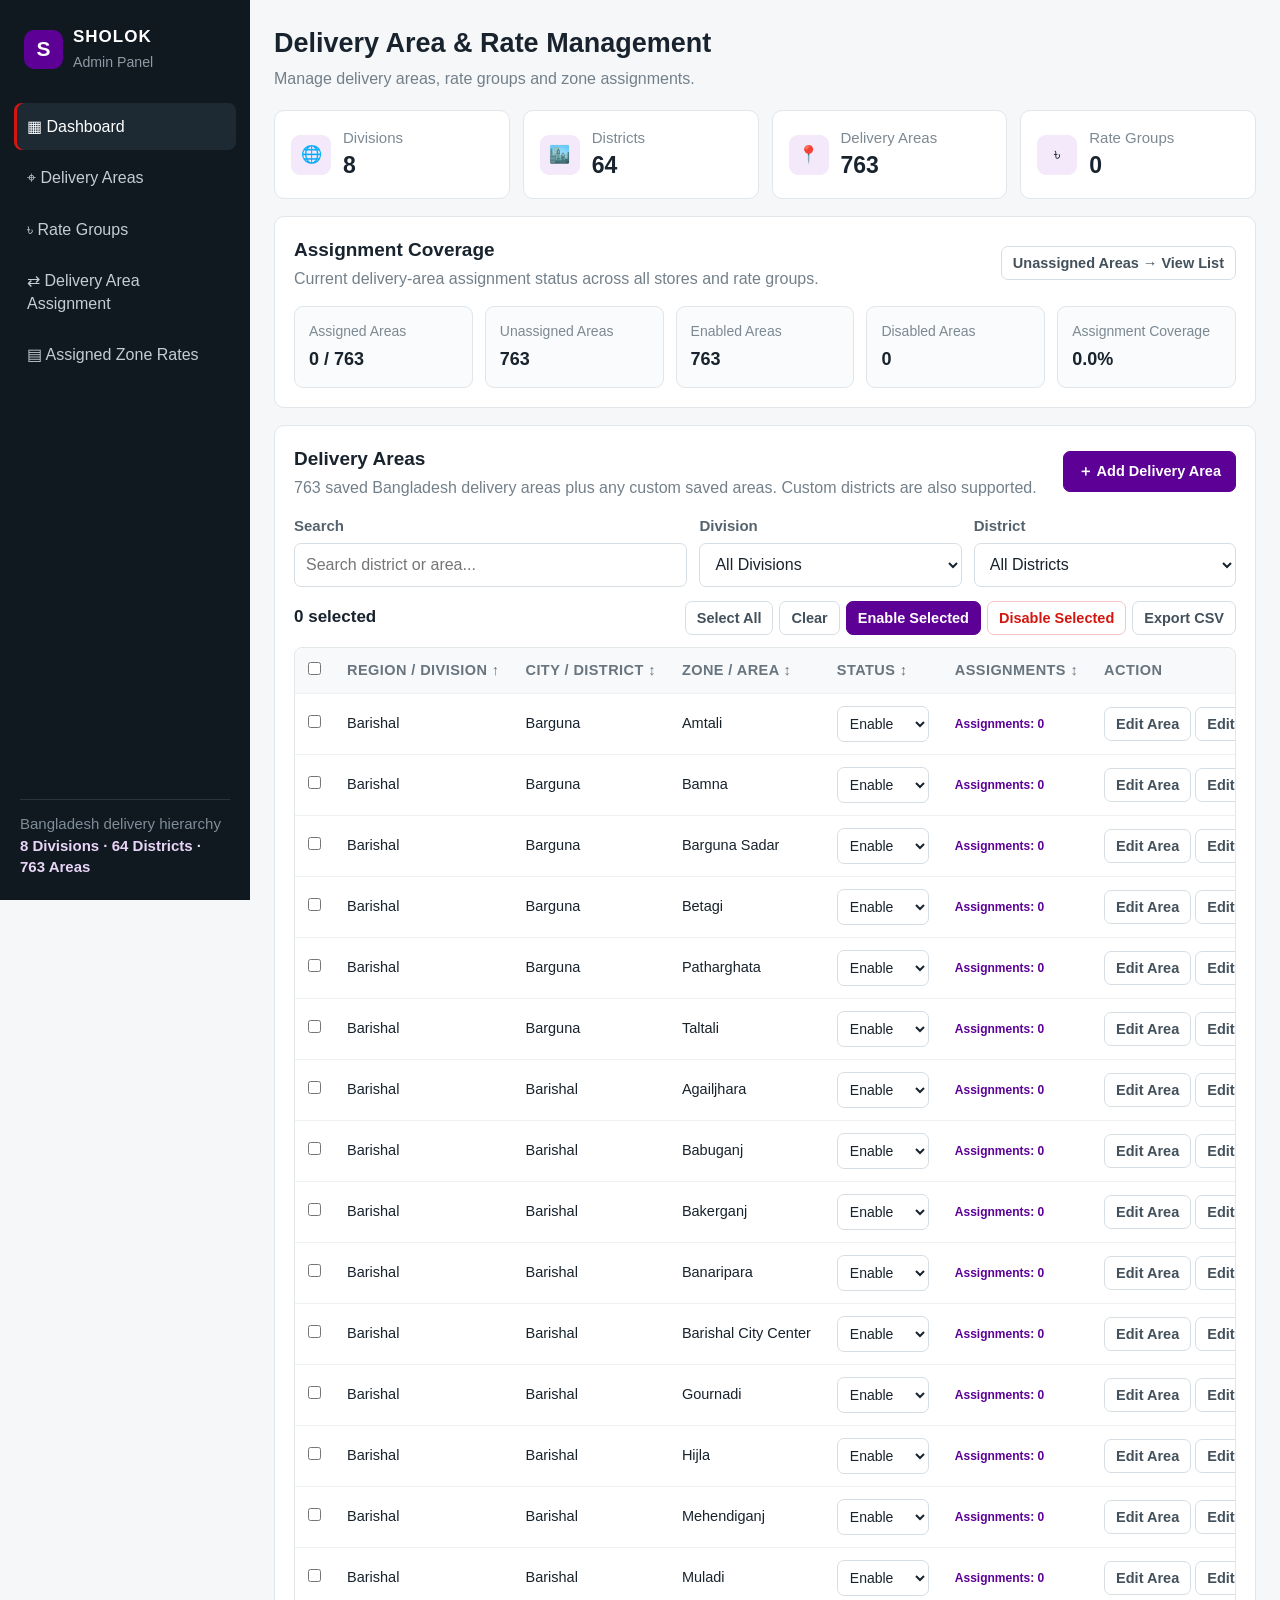
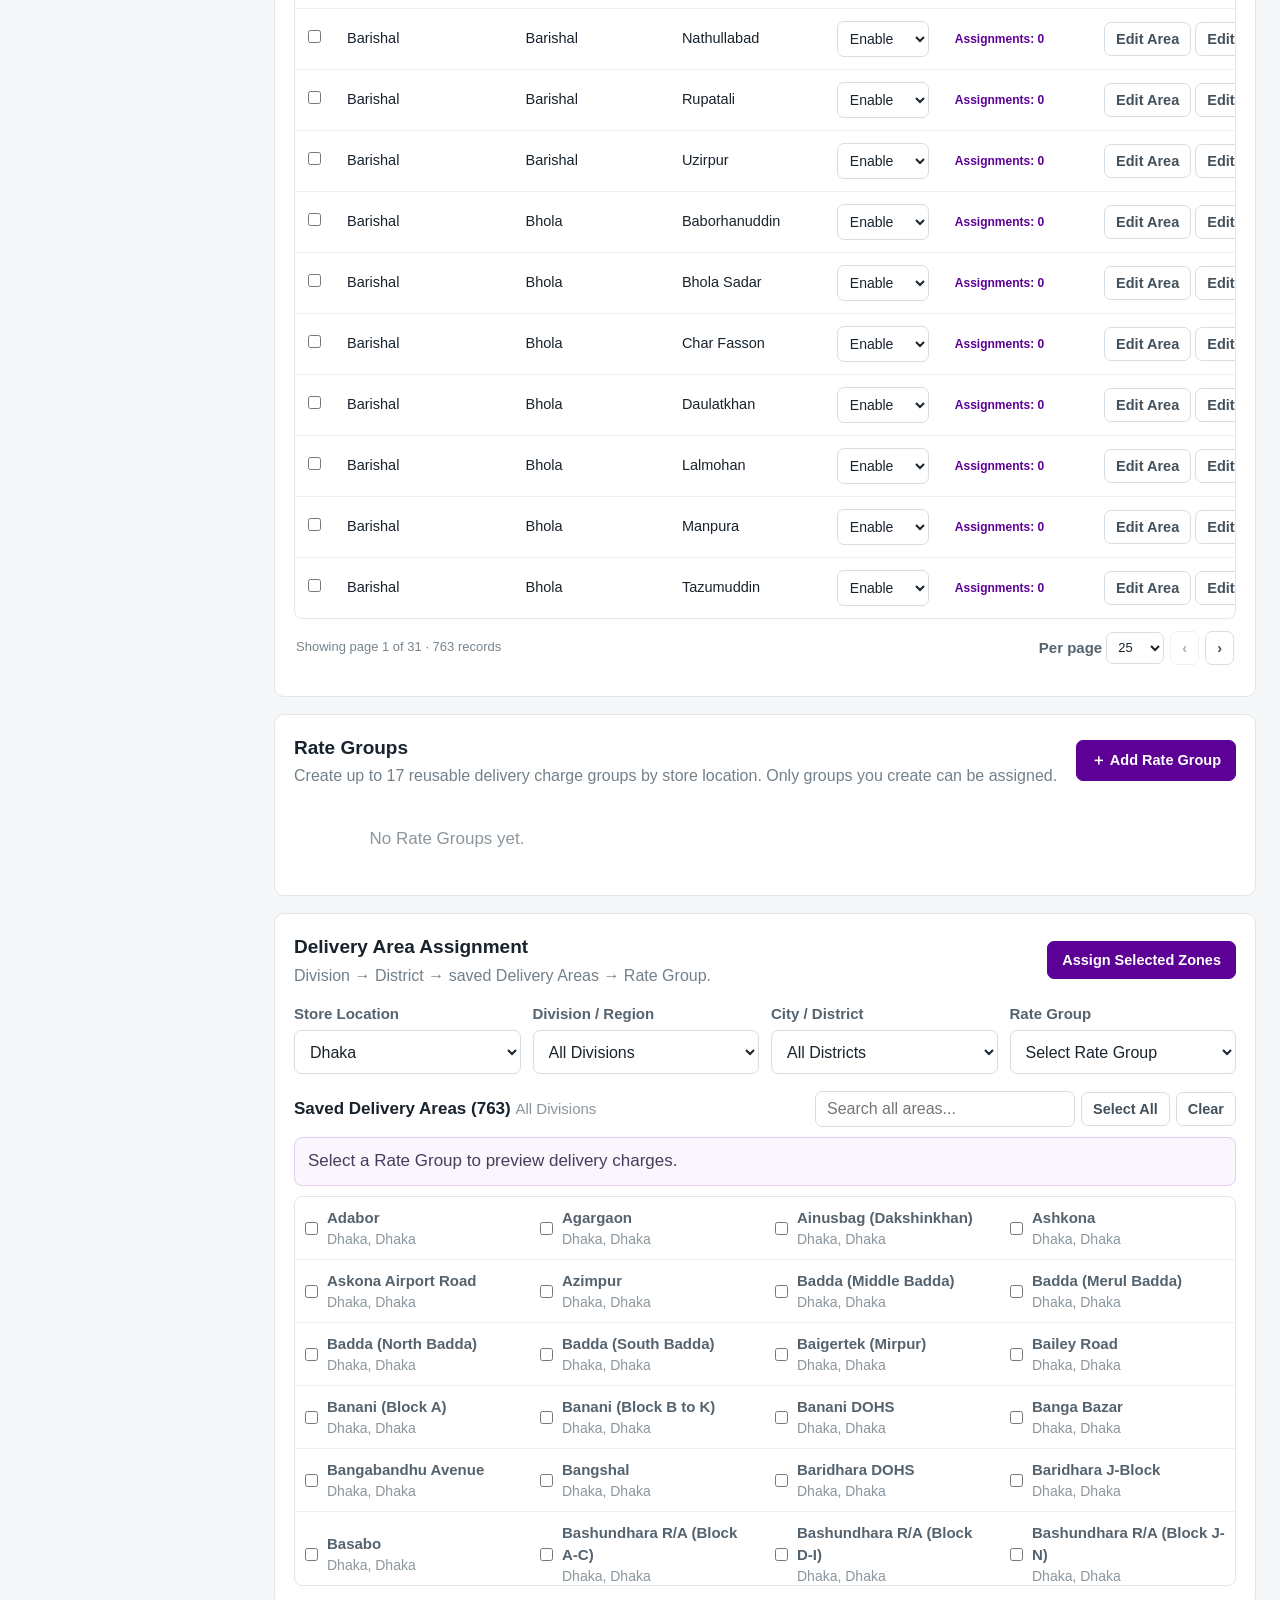
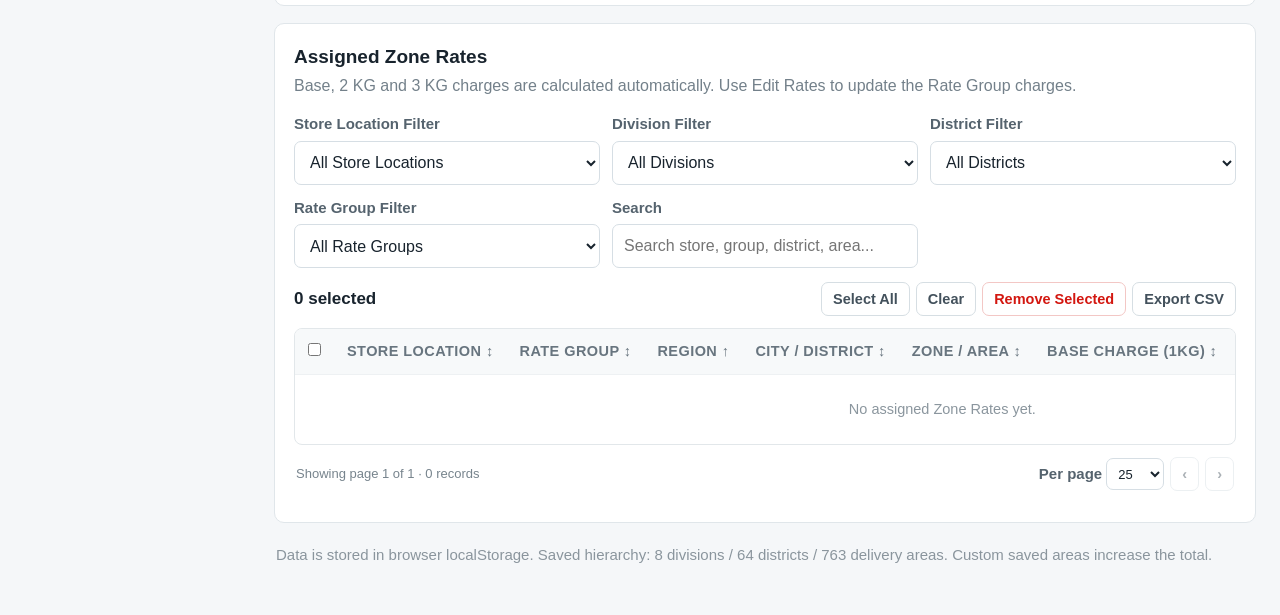
<file: public/sholok/index.html>
<!DOCTYPE html>
<html lang="en">
<head>
<meta charset="UTF-8">
<meta name="viewport" content="width=device-width, initial-scale=1.0">
<title>Sholok Delivery Area & Rate Management</title>
<link rel="stylesheet" href="style.css">
</head>
<body>
<div class="layout">
<aside class="sidebar" id="sidebar">
  <div class="brand"><span class="logo">S</span><div><b>SHOLOK</b><small>Admin Panel</small></div></div>
  <nav>
    <a class="active" href="#dashboard">▦ Dashboard</a>
    <a href="#deliveryAreas">⌖ Delivery Areas</a>
    <a href="#rateGroups">৳ Rate Groups</a>
    <a href="#assignment">⇄ Delivery Area Assignment</a>
    <a href="#assignedRates">▤ Assigned Zone Rates</a>
  </nav>
  <div class="side-note">Bangladesh delivery hierarchy<br><strong>8 Divisions · 64 Districts · 763 Areas</strong></div>
</aside>

<main class="main">
<header class="header">
  <div class="head-left">
    <button class="menu" id="menuBtn">☰</button>
    <div><h1>Delivery Area & Rate Management</h1><p>Manage delivery areas, rate groups and zone assignments.</p></div>
  </div>
  <!--<div class="online"><i></i> Frontend Mode</div>-->
</header>

<section class="stats" id="dashboard">
  <div class="stat"><span>🌐</span><div><small>Divisions</small><strong>8</strong></div></div>
  <div class="stat"><span>🏙️</span><div><small>Districts</small><strong id="districtsCount">64</strong></div></div>
  <div class="stat"><span>📍</span><div><small>Delivery Areas</small><strong id="areasCount">763</strong></div></div>
  <div class="stat"><span>৳</span><div><small>Rate Groups</small><strong id="groupsCount">0</strong></div></div>
</section>

<section class="panel summary-panel" id="coverageSummary">
  <div class="panel-title">
    <div><h2>Assignment Coverage</h2><p>Current delivery-area assignment status across all stores and rate groups.</p></div>
    <button class="btn small" id="viewUnassignedBtn">Unassigned Areas → View List</button>
  </div>
  <div class="coverage-grid">
    <div><small>Assigned Areas</small><strong id="assignedAreasCount">0 / 763</strong></div>
    <div><small>Unassigned Areas</small><strong id="unassignedAreasCount">763</strong></div>
    <div><small>Enabled Areas</small><strong id="enabledAreasCount">763</strong></div>
    <div><small>Disabled Areas</small><strong id="disabledAreasCount">0</strong></div>
    <div><small>Assignment Coverage</small><strong id="coveragePercent">0%</strong></div>
  </div>
</section>

<section class="panel hidden" id="unassignedPanel">
  <div class="panel-title"><div><h2>Unassigned Delivery Areas</h2><p>Areas that have no Rate Group assignment in any Store Location.</p></div><button class="btn" id="closeUnassignedBtn">Close</button></div>
  <div class="table-wrap"><table><thead><tr><th>Division</th><th>District</th><th>Area</th><th>Status</th><th>Assignments</th></tr></thead><tbody id="unassignedTable"></tbody></table></div>
</section>

<section class="panel" id="deliveryAreas">
  <div class="panel-title">
    <div><h2>Delivery Areas</h2><p>763 saved Bangladesh delivery areas plus any custom saved areas. Custom districts are also supported.</p></div>
    <button class="btn primary" id="newAreaBtn">＋ Add Delivery Area</button>
  </div>
  <div id="areaForm" class="form-box hidden">
    <div class="form-grid four">
      <label>Division / Region<select id="areaDivision"></select></label>
      <label>City / District
        <select id="areaDistrict"></select>
        <input id="areaDistrictInput" placeholder="Enter new City / District (Add only)">
      </label>
      <label>Zone / Area<input id="areaName" placeholder="Enter delivery area"></label>
      <div class="form-actions"><button class="btn primary" id="saveArea">Save</button><button class="btn" id="cancelArea">Cancel</button></div>
    </div>
    <p class="hint" id="areaFormHint">For a new Delivery Area, choose an existing City / District or enter a new one. When editing an existing Delivery Area, City / District is locked; use <b>Edit District</b> in the table to rename the District separately.</p>
  </div>
  <div class="filter-grid">
    <label>Search<input id="areaSearch" placeholder="Search district or area..."></label>
    <label>Division<select id="areaFilterDivision"></select></label>
    <label>District<select id="areaFilterDistrict"></select></label>
  </div>
  <div class="bulk-toolbar">
    <div><b id="areaSelectionCount">0 selected</b></div>
    <div class="toolbar-right">
      <button class="btn small" id="areaSelectAll">Select All</button>
      <button class="btn small" id="areaClearAll">Clear</button>
      <button class="btn small primary" id="areaEnableSelected">Enable Selected</button>
      <button class="btn small danger" id="areaDisableSelected">Disable Selected</button>
      <button class="btn small" id="exportAreasBtn">Export CSV</button>
    </div>
  </div>
  <div class="table-wrap">
    <table><thead><tr><th>Region / Division</th><th>City / District</th><th>Zone / Area</th><th>Status</th><th>Action</th></tr></thead>
    <tbody id="areaTable"></tbody></table>
  </div>
  <div id="areaPagination" class="pagination"></div>
</section>

<div id="districtForm" class="modal hidden"><div class="modal-card"><div class="modal-head"><div><h3>Edit City / District</h3><p id="districtFormSubtitle"></p></div><button class="btn" id="cancelDistrict">Close</button></div><div class="form-grid"><label>Division / Region<input id="districtDivision" readonly></label><label>Current City / District<input id="districtCurrent" readonly></label><label>New City / District<input id="districtNew" placeholder="Enter new district name"></label></div><p class="hint">Renaming a District updates all Delivery Areas and existing assignments under that District. It does not create an extra District.</p><div class="form-actions"><button class="btn primary" id="saveDistrict">Save District</button><button class="btn" id="cancelDistrict2">Cancel</button></div></div></div>

<section class="panel" id="rateGroups">
  <div class="panel-title">
    <div><h2>Rate Groups</h2><p>Create up to 17 reusable delivery charge groups by store location. Only groups you create can be assigned.</p></div>
    <button class="btn primary" id="newGroupBtn">＋ Add Rate Group</button>
  </div>
  <div id="groupForm" class="form-box hidden">
    <div class="form-grid four">
      <label>Store Location<select id="groupStore"></select></label>
      <label>Rate Group Name<input id="groupName" type="text" placeholder="e.g. Inside Dhaka"></label>
      <label>Base Rate — First 1 KG<input id="baseRate" type="number" min="0" step="1" placeholder="60"></label>
      <label>Additional Per KG<input id="additionalRate" type="number" min="0.01" step="0.01" placeholder="20"></label>
      <label>Weight Slabs (optional)<input id="slabRates" type="text" placeholder="1:60, 2:80, 3:100, 5:140, 10:240"></label>
    </div>
    <div class="form-actions"><button class="btn primary" id="saveGroup">Save</button><button class="btn" id="cancelGroup">Cancel</button></div>
    <p class="formula">Formula: Base + Additional × (KG − 1). Optional slab rates override the formula for matching weights (e.g. 1:60, 2:80, 5:140).</p>
  </div>
  <div class="group-grid" id="groupGrid"></div>
</section>

<section class="panel" id="assignment">
  <div class="panel-title">
    <div><h2>Delivery Area Assignment</h2><p>Division → District → saved Delivery Areas → Rate Group.</p></div>
    <button class="btn primary" id="assignAllBtn">Assign Selected Zones</button>
  </div>
  <div class="area-controls">
    <label>Store Location<select id="assignStore"></select></label>
    <label>Division / Region<select id="assignDivision"></select></label>
    <label>City / District<select id="assignDistrict"></select></label>
    <label>Rate Group<select id="assignGroup"></select></label>
  </div>
  <div class="zone-toolbar">
    <div><b id="zoneTitle">Delivery Areas</b> <span id="zoneMeta"></span></div>
    <div class="toolbar-right"><input id="zoneSearch" placeholder="Search all areas..."><button class="btn small" id="selectAll">Select All</button><button class="btn small" id="clearAll">Clear</button></div>
  </div>
  <div id="assignmentPreview" class="assignment-preview"></div>
  <div id="zoneList" class="zone-list"></div>
</section>

<section class="panel" id="assignedRates">
  <div class="panel-title">
    <div><h2>Assigned Zone Rates</h2><p>Base, 2 KG and 3 KG charges are calculated automatically. Use Edit Rates to update the Rate Group charges.</p></div>
  </div>
  <div class="filter-grid assignment-filters">
    <label>Store Location Filter<select id="assignedStoreFilter"></select></label>
    <label>Division Filter<select id="assignedDivisionFilter"></select></label>
    <label>District Filter<select id="assignedDistrictFilter"></select></label>
    <label>Rate Group Filter<select id="assignedGroupFilter"></select></label>
    <label>Search<input id="assignmentSearch" placeholder="Search store, group, district, area..."></label>
  </div>
  <div class="bulk-toolbar">
    <div><b id="assignmentSelectionCount">0 selected</b></div>
    <div class="toolbar-right">
      <button class="btn small" id="assignmentSelectAll">Select All</button>
      <button class="btn small" id="assignmentClearAll">Clear</button>
      <button class="btn small danger" id="assignmentRemoveSelected">Remove Selected</button>
      <button class="btn small" id="exportAssignmentsBtn">Export CSV</button>
    </div>
  </div>
  <div class="table-wrap">
    <table><thead><tr><th>Select</th><th>Store Location</th><th>Rate Group</th><th>Region</th><th>City / District</th><th>Zone / Area</th><th>Base Charge (1kg)</th><th>Charge (2kg)</th><th>Charge (3kg)</th><th>Action</th></tr></thead>
    <tbody id="assignmentTable"></tbody></table>
  </div>
  <div id="assignmentPagination" class="pagination"></div>
</section>

<div id="assignedRateEditModal" class="modal hidden">
  <div class="modal-card">
    <div class="modal-head">
      <div><h3>Edit Assigned Zone Rates</h3><p id="assignedRateEditSubtitle"></p></div>
      <button class="btn" id="closeAssignedRateEdit">Close</button>
    </div>
    <div class="form-grid four">
      <label>Base Charge (1 KG)<input id="assignedEditBase" type="number" min="0.01" step="0.01"></label>
      <label>Charge (2 KG)<input id="assignedEdit2kg" type="number" min="0.01" step="0.01"></label>
      <label>Charge (3 KG)<input id="assignedEdit3kg" type="number" min="0.01" step="0.01"></label>
    </div>
    <p class="hint">Saving changes only this Assigned Zone Rate. The Rate Group rate is not changed. If this assignment is later switched to another Rate Group, its custom rates will be cleared and it will use the new Rate Group rates.</p>
    <div class="form-actions"><button class="btn primary" id="saveAssignedRateEdit">Save Rates</button><button class="btn" id="cancelAssignedRateEdit">Cancel</button></div>
  </div>
</div>

<footer>Data is stored in browser localStorage. Saved hierarchy: 8 divisions / 64 districts / 763 delivery areas. Custom saved areas increase the total.</footer>
</main>
</div>
<div class="modal hidden" id="assignmentModal"><div class="modal-card"><div class="modal-head"><div><h3 id="modalTitle">Assignments</h3><p id="modalSubtitle"></p></div><button class="btn" id="closeModal">Close</button></div><div id="modalBody"></div></div></div>
<div id="toast" class="toast"></div>
<script src="script.js?v=20260928-division-filter-fix-v2"></script>
</body>
</html>
</file>
<file: public/sholok/style.css>
*{box-sizing:border-box}body{margin:0;background:#f5f7f9;color:#18232d;font:15px/1.45 Inter,Segoe UI,Arial,sans-serif}.layout{min-height:100vh}.sidebar{position:fixed;left:0;top:0;bottom:0;width:250px;background:#101820;color:#fff;padding:20px 14px;z-index:20}.brand{display:flex;gap:10px;align-items:center;padding:5px 10px 25px}.logo{width:39px;height:39px;background:#5D0096;border-radius:10px;display:grid;place-items:center;font-weight:800;font-size:21px}.brand b{display:block;letter-spacing:1px}.brand small{color:#8e9aa4}.sidebar nav a{display:block;text-decoration:none;color:#c5cdd4;padding:12px 13px;border-radius:8px;margin:4px 0}.sidebar nav a:hover,.sidebar nav a.active{background:#1d2a34;color:#fff}.side-note{position:absolute;left:20px;right:20px;bottom:22px;color:#7f8d98;font-size:13px;border-top:1px solid #29353e;padding-top:13px}.side-note strong{color:#b8c3cb;font-weight:600}.main{margin-left:250px;padding:24px;max-width:1650px}.header{display:flex;justify-content:space-between;align-items:center;margin-bottom:20px}.head-left{display:flex;gap:10px;align-items:center}.header h1{font-size:24px;margin:0 0 4px}.header p,.panel-title p{color:#73808a;font-size:14px;margin:0}.online{border:1px solid #dfe5e9;background:#fff;padding:9px 12px;border-radius:8px;color:#68757f;font-size:12px}.online i{display:inline-block;width:7px;height:7px;border-radius:50%;background:#D31710;margin-right:5px}.menu{display:none;border:1px solid #d9e0e4;background:#fff;border-radius:7px;padding:8px 10px}.stats{display:grid;grid-template-columns:repeat(4,1fr);gap:13px;margin-bottom:17px}.stat{background:#fff;border:1px solid #e1e6ea;border-radius:10px;padding:16px;display:flex;align-items:center;gap:12px}.stat>span{width:40px;height:40px;display:grid;place-items:center;background:#f3e9fa;border-radius:9px}.stat small{display:block;color:#7d8992;font-size:13px;}.stat strong{font-size:20px}.panel{background:#fff;border:1px solid #e0e6ea;border-radius:10px;margin-bottom:17px;padding:19px}.panel-title{display:flex;justify-content:space-between;gap:14px;align-items:center;margin-bottom:16px}.panel-title h2{font-size:16px;margin:0 0 3px}.btn{border:1px solid #d6dee3;background:#fff;color:#43515c;border-radius:7px;padding:9px 12px;cursor:pointer;font-weight:650;font-size:12px}.btn:hover{background:#f7f9fa;border-color: #b9c7d2;color: #1f2d3a;box-shadow: 0 3px 10px rgba(31, 45, 58, 0.08);}.btn.primary{background:#5D0096;border-color:#5D0096;color:#fff}.btn.primary:hover{background:#4a0078}.btn.small{padding:7px 9px}.btn.danger{color:#D31710;border-color:#f3c7c5}.form-box{border:1px solid #e6d6f1;background:#faf6fd;padding:15px;border-radius:8px;margin-bottom:15px}.hidden{display:none}.form-grid{display:grid;gap:12px;align-items:end}.form-grid.four{grid-template-columns:1fr 1.3fr 1.2fr auto}label{display:block;color:#55636e;font-size:13px;font-weight:700}input,select{width:100%;height:41px;border:1px solid #d6dee4;border-radius:7px;background:#fff;padding:0 11px;margin-top:6px;font-size:14px;color:#18232d;outline:none}input:focus,select:focus{border-color:#5D0096;box-shadow:0 0 0 3px #5d009618}.form-box label input+input{margin-top:6px}.form-actions{display:flex;gap:6px;align-items:center}.hint,.formula{font-size:13px;color:#6a6175;margin:11px 0 0}.filter-grid,.filter-row{display:grid;grid-template-columns:1.5fr 1fr 1fr;gap:12px;margin-bottom:14px}.filter-row{grid-template-columns:1fr 1fr;max-width:600px}.search{height:38px;width:320px;margin:0}.group-grid{display:grid;grid-template-columns:repeat(3,1fr);gap:12px}.group-card{border:1px solid #e0e6ea;border-radius:9px;padding:14px}.group-card h3{font-size:14px;margin:0 0 3px}.group-card small{color:#7d8992}.rates{display:grid;grid-template-columns:1fr 1fr;gap:8px;margin-top:10px}.rate-box{background:#f7f9fa;border-radius:7px;padding:9px}.rate-box small{display:block;color:#89949d;font-size:12px;}.rate-box b{font-size:14px;color:#18232d}.card-actions{display:flex;justify-content:flex-end;gap:6px;margin-top:10px}.area-controls{display:grid;grid-template-columns:repeat(4,1fr);gap:12px}.zone-toolbar{display:flex;justify-content:space-between;align-items:center;margin:17px 0 10px}.zone-toolbar span{color:#8a959d;font-size:13px;}.toolbar-right{display:flex;gap:6px;align-items:center}.toolbar-right input{width:260px;margin:0;height:36px}.zone-list{border:1px solid #e2e7ea;border-radius:8px;max-height:390px;overflow:auto;display:grid;grid-template-columns:repeat(4,1fr)}.zone-item{display:flex;align-items:center;gap:9px;padding:10px;border-bottom:1px solid #eef1f3;font-size:13px;font-weight:400;cursor:pointer}.zone-item:hover{background:#f9f4fd}.zone-item.disabled{background:#fff7f7;cursor:not-allowed}.zone-item.disabled:hover{background:#fff7f7}.zone-item.disabled b{color:#8d969c}.zone-item.disabled input{cursor:not-allowed}.disabled-label{margin-left:auto;color:#D31710;font-size:12px;font-style:normal;font-weight:800}.zone-item input{width:auto;height:auto;margin:0}.zone-item span:not(.badge){display:flex;flex-direction:column}.zone-item small{font-size:12px;color:#8b969e;font-weight:500}.badge{display:inline-block;margin-left:auto;background:#edf4ff;color:#4e6d9e;padding:3px 7px;border-radius:999px;font-size:11px;font-weight:700}.badge.saved{background:#f1e6f9;color:#5D0096}.table-wrap{overflow:auto;border:1px solid #e2e7ea;border-radius:8px}.table-wrap table{width:100%;border-collapse:collapse;min-width:900px}.table-wrap th,.table-wrap td{padding:10px 11px;text-align:left;border-bottom:1px solid #eef1f3;white-space:nowrap;font-size:12px}.table-wrap th{background:#f7f9fa;color:#68757f;font-size:12px;text-transform:uppercase;letter-spacing:.03em}.table-wrap tr:last-child td{border-bottom:0}.money{font-weight:700}.empty{text-align:center!important;color:#8b969e;padding:24px!important}.toast{position:fixed;right:22px;bottom:22px;background:#18232d;color:#fff;padding:11px 15px;border-radius:8px;font-size:14px;opacity:0;transform:translateY(8px);pointer-events:none;transition:.2s;z-index:50}.toast.show{opacity:1;transform:none}footer{color:#8a959d;font-size:13px;padding:4px 2px 25px}@media(max-width:1050px){.zone-list{grid-template-columns:repeat(3,1fr)}.group-grid{grid-template-columns:repeat(2,1fr)}.form-grid.four{grid-template-columns:1fr 1fr}.area-controls{grid-template-columns:1fr 1fr}}@media(max-width:800px){.sidebar{transform:translateX(-100%);transition:.2s}.sidebar.open{transform:none}.main{margin-left:0;padding:16px}.menu{display:block}.header{align-items:flex-start}.online{display:none}.stats{grid-template-columns:1fr 1fr}.zone-list{grid-template-columns:1fr 1fr}.filter-grid,.filter-row{grid-template-columns:1fr}.panel-title{align-items:flex-start;flex-direction:column}.search{width:100%}}@media(max-width:520px){.stats{grid-template-columns:1fr}.group-grid,.zone-list,.area-controls,.form-grid.four{grid-template-columns:1fr}.zone-toolbar{align-items:stretch;flex-direction:column;gap:8px}.toolbar-right{flex-wrap:wrap}.toolbar-right input{width:100%}.header h1{font-size:19px}.panel{padding:14px}}

.rate-summary{margin-top:9px;padding:8px 9px;background:#f5edfb;border:1px solid #e2cdf0;border-radius:7px;color:#5D0096;font-size:13px;font-weight:700}

.status-select{width:auto;min-width:92px;height:32px;margin:0;padding:0 8px;font-size:12px;border-radius:7px;cursor:pointer}.status-select:focus{border-color:#5D0096;box-shadow:0 0 0 3px #5d009618}


/* Enhancement UI */
.bulk-toolbar{display:flex;justify-content:space-between;align-items:center;gap:10px;margin:12px 0;flex-wrap:wrap}
.bulk-toolbar .toolbar-right{flex-wrap:wrap}
.assignment-filters{grid-template-columns:repeat(3,1fr)}
.coverage-grid{display:grid;grid-template-columns:repeat(5,1fr);gap:12px}
.coverage-grid>div{border:1px solid #e0e6ea;border-radius:9px;padding:14px;background:#f9fbfc}
.coverage-grid small{display:block;color:#7d8992;font-size:12px;margin-bottom:5px}
.coverage-grid strong{font-size:18px}
.assignment-preview{border:1px solid #e2cdf0;background:#faf6fd;border-radius:8px;padding:11px 13px;margin:10px 0;color:#4b3a5c}
.preview-title{font-size:14px;margin-bottom:7px}
.preview-rates{display:flex;gap:8px;flex-wrap:wrap}
.preview-rates span{background:#fff;border:1px solid #e6d6f1;border-radius:7px;padding:7px 9px;font-size:13px;}
.assignment-preview>small{display:block;margin-top:7px;color:#80768b}
.assignment-count,.usage-count{font-size:12px;color:#5D0096;font-weight:700}
.usage-count{margin-top:8px;padding:6px 8px;background:#f5edfb;border-radius:6px}
.slab-note{font-size:12px;color:#6a6175;margin-top:8px}
.pagination{display:flex;justify-content:space-between;align-items:center;gap:10px;padding:12px 2px;color:#77848d;font-size:13px;}
.pagination .pager-right{display:flex;align-items:center;gap:6px}
.pagination select{width:auto;height:32px;margin:0;padding:0 7px;font-size:13px;}
.pagination .btn:disabled{opacity:.45;cursor:not-allowed}
.table-wrap th[data-sort]{cursor:pointer;user-select:none}
.table-wrap th[data-sort]:hover{background:#f2ecf7}
.modal{position:fixed;inset:0;background:#18232d66;display:grid;place-items:center;padding:20px;z-index:80}
.modal.hidden{display:none}
.modal-card{width:min(900px,100%);max-height:85vh;overflow:auto;background:#fff;border-radius:12px;padding:18px;box-shadow:0 20px 60px #18232d33}
.modal-head{display:flex;justify-content:space-between;align-items:flex-start;gap:12px;margin-bottom:14px}
.modal-head h3{margin:0 0 3px;font-size:16px}
.modal-head p{margin:0;color:#7b8790;font-size:13px;}
#areaTable input[type=checkbox],#assignmentTable input[type=checkbox],#areaHeadCheck,#assignmentHeadCheck{width:auto;height:auto;margin:0}
@media(max-width:1050px){.coverage-grid{grid-template-columns:repeat(3,1fr)}.assignment-filters{grid-template-columns:1fr 1fr}}
@media(max-width:800px){.coverage-grid{grid-template-columns:1fr 1fr}.assignment-filters{grid-template-columns:1fr}.pagination{align-items:flex-start;flex-direction:column}}
@media(max-width:520px){.coverage-grid{grid-template-columns:1fr}}

/* Larger, easier-to-read text */
body{font-size:17px}
.header h1{font-size:27px}.header p,.panel-title p{font-size:16px}
.panel-title h2{font-size:19px}.stat small{font-size:15px}.stat strong{font-size:23px}
.btn{font-size:14.5px;padding:10px 14px}.btn.small{padding:8px 11px}
label{font-size:15px}input,select{font-size:16px;height:44px}
.hint,.formula,.zone-toolbar span,.side-note,footer{font-size:15px}
.zone-item{font-size:15px}.zone-item small{font-size:14px}.badge{font-size:13px}
.table-wrap th,.table-wrap td{font-size:14.5px;padding:12px 13px}
.group-card h3{font-size:16.5px}.rate-box small{font-size:14px}.rate-box b{font-size:16px}
.coverage-grid small{font-size:14px}.status-select{font-size:14px;height:36px}
.rate-summary,.toast{font-size:15px}.sidebar nav a{font-size:16px}.disabled-label{font-size:13.5px}
/* Phone fixes */
@media(max-width:800px){.header{flex-wrap:wrap}.toolbar-right{flex-wrap:wrap}.panel-title>div:last-child{flex-wrap:wrap}}
@media(max-width:520px){body{font-size:16px}.header h1{font-size:21px}.main{padding:12px}.toolbar-right>*{flex:1 1 auto}}
.sidebar nav a.active{box-shadow:inset 3px 0 0 #D31710}.side-note strong{color:#e9d5f7}
</file>
